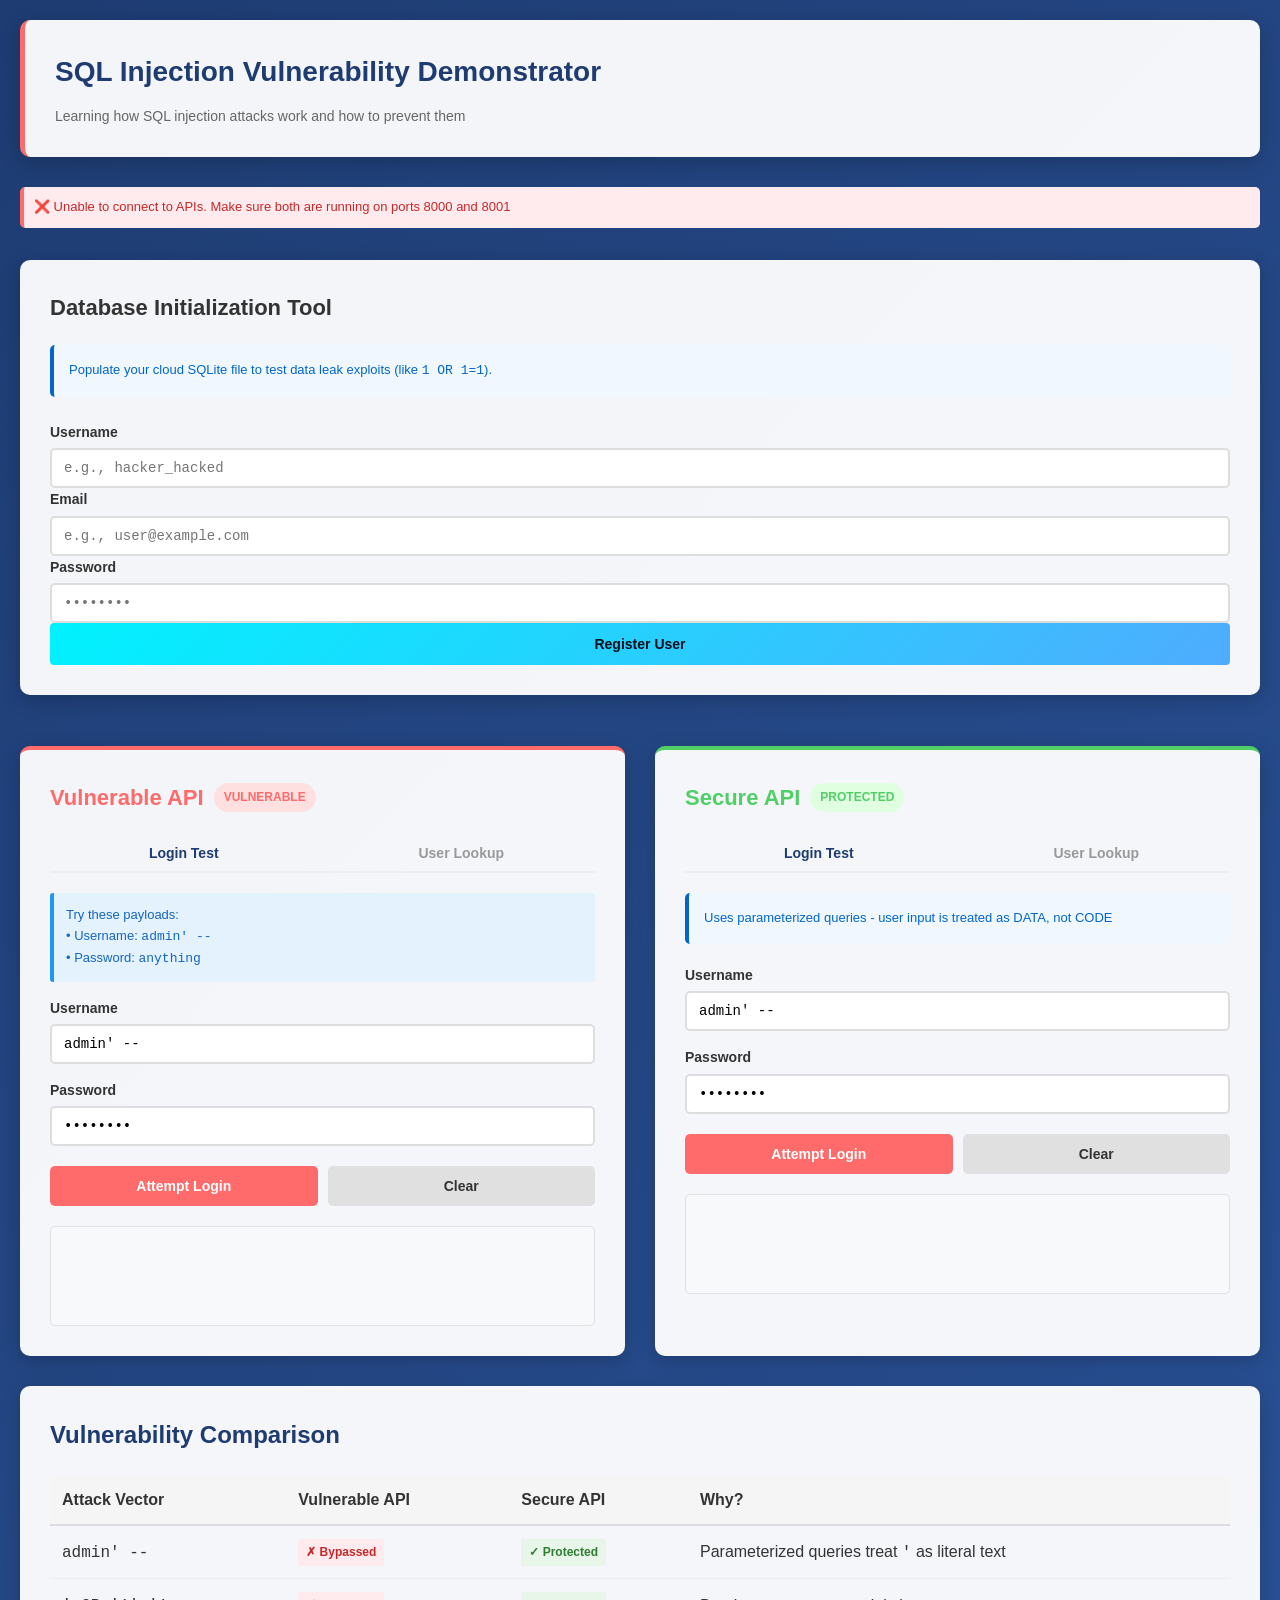
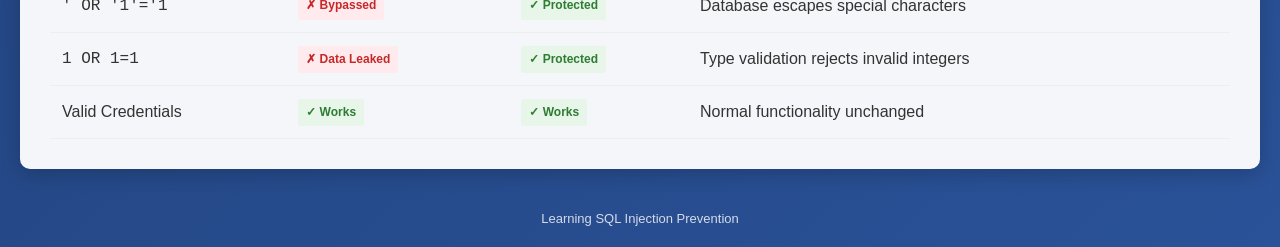
<file: index.html>
<!DOCTYPE html>
<html lang="en">
<head>
    <meta charset="UTF-8">
    <meta name="viewport" content="width=device-width, initial-scale=1.0">
    <title>SQL Injection Vulnerability Demonstrator</title>
    <script src="frontend.js"></script>
    <link rel="stylesheet" href="frontend.css">
    
</head>
<body>
    <div class="container">
        <header>
            <h1>SQL Injection Vulnerability Demonstrator</h1>
            <p>Learning how SQL injection attacks work and how to prevent them</p>
           
        </header>

        <div id="status" class="status disconnected">
            Checking API connection...
        </div>


        <div class="panel system-setup" style="margin-top: 2rem; max-width: 100%;">
            <h2>Database Initialization Tool</h2>
            <div class="explanation" style="margin-bottom: 1.5rem;">
                Populate your cloud SQLite file to test data leak exploits (like <code>1 OR 1=1</code>).
            </div>
            
            <form onsubmit="registerUser(event)" style="display: grid; grid-template-columns: repeat(auto-fit, minmax(200px, 1fr)) gap(1rem); align-items: end;">
                <div class="form-group" style="margin-bottom: 0;">
                    <label>Username</label>
                    <input type="text" id="reg-username" placeholder="e.g., hacker_hacked" required style="width: 100%;">
                </div>
                <div class="form-group" style="margin-bottom: 0;">
                    <label>Email</label>
                    <input type="email" id="reg-email" placeholder="e.g., user@example.com" required style="width: 100%;">
                </div>
                <div class="form-group" style="margin-bottom: 0;">
                    <label>Password</label>
                    <input type="password" id="reg-password" placeholder="••••••••" required style="width: 100%;">
                </div>
                <div>
                    <button type="submit" class="attack-btn" style="background: linear-gradient(135deg, #00f2fe 0%, #4facfe 100%); color: #0a0f1d; border: none; font-weight: bold; padding: 0.8rem 1.5rem; border-radius: 4px; cursor: pointer; width: 100%;">
                         Register User
                    </button>
                </div>
            </form>
            <div id="reg-result" class="result-box" style="margin-top: 1.5rem; display: none;"></div>
        </div>

        <br><br>



        <div class="main-content">
            <!-- VULNERABLE API PANEL -->
            <div class="panel vulnerable">
                <h2>
                    Vulnerable API
                    <span class="badge vulnerable">VULNERABLE</span>
                </h2>
                
                <div class="tabs">
                    <button class="tab active" onclick="switchTab(event, 'vuln-login')">Login Test</button>
                    <button class="tab" onclick="switchTab(event, 'vuln-lookup')">User Lookup</button>
                </div>

                <!-- LOGIN TEST TAB -->
                <div id="vuln-login" class="tab-content active">
                    <div class="attack-info">
                        Try these payloads:<br>
                        • Username: <code>admin' --</code><br>
                        • Password: <code>anything</code>
                    </div>

                    <form onsubmit="exploitVulnerableLogin(event)">
                        <div class="form-group">
                            <label>Username</label>
                            <input type="text" id="vuln-username" placeholder="Try: admin' --" value="admin' --">
                        </div>

                        <div class="form-group">
                            <label>Password</label>
                            <input type="password" id="vuln-password" placeholder="Try: anything" value="anything">
                        </div>

                        <div class="button-group">
                            <button type="submit" class="attack-btn">Attempt Login</button>
                            <button type="button" class="clear-btn" onclick="clearVulnLogin()">Clear</button>
                        </div>
                    </form>

                    <div id="vuln-login-query" class="query-display" style="display:none;"></div>
                    <div id="vuln-login-result" class="result-box"></div>
                </div>

                <!-- USER LOOKUP TAB -->
                <div id="vuln-lookup" class="tab-content">
                    <div class="attack-info">
                         Try these payloads:<br>
                        • User ID: <code>1 OR 1=1</code><br>
                        • This returns ALL users instead of one
                    </div>

                    <form onsubmit="exploitVulnerableLookup(event)">
                        <div class="form-group">
                            <label>User ID</label>
                            <input type="text" id="vuln-userid" placeholder="Try: 1 OR 1=1" value="1 OR 1=1">
                        </div>

                        <div class="button-group">
                            <button type="submit" class="attack-btn">Lookup Users</button>
                            <button type="button" class="clear-btn" onclick="clearVulnLookup()">Clear</button>
                        </div>
                    </form>

                    <div id="vuln-lookup-query" class="query-display" style="display:none;"></div>
                    <div id="vuln-lookup-result" class="result-box"></div>
                </div>
            </div>

            <!-- SECURE API PANEL -->
            <div class="panel secure">
                <h2>
                    Secure API
                    <span class="badge secure">PROTECTED</span>
                </h2>
                
                <div class="tabs">
                    <button class="tab active" onclick="switchTab(event, 'sec-login')">Login Test</button>
                    <button class="tab" onclick="switchTab(event, 'sec-lookup')">User Lookup</button>
                </div>

                <!-- LOGIN TEST TAB -->
                <div id="sec-login" class="tab-content active">
                    <div class="explanation">
                        Uses parameterized queries - user input is treated as DATA, not CODE
                    </div>

                    <form onsubmit="exploitSecureLogin(event)">
                        <div class="form-group">
                            <label>Username</label>
                            <input type="text" id="sec-username" placeholder="Try: admin' --" value="admin' --">
                        </div>

                        <div class="form-group">
                            <label>Password</label>
                            <input type="password" id="sec-password" placeholder="Try: anything" value="anything">
                        </div>

                        <div class="button-group">
                            <button type="submit" class="attack-btn">Attempt Login</button>
                            <button type="button" class="clear-btn" onclick="clearSecLogin()">Clear</button>
                        </div>
                    </form>

                    <div id="sec-login-query" class="query-display" style="display:none;"></div>
                    <div id="sec-login-result" class="result-box"></div>
                </div>

                <!-- USER LOOKUP TAB -->
                <div id="sec-lookup" class="tab-content">
                    <div class="explanation">
                        Type validation + Parameterized queries - attacks are rejected
                    </div>

                    <form onsubmit="exploitSecureLookup(event)">
                        <div class="form-group">
                            <label>User ID</label>
                            <input type="text" id="sec-userid" placeholder="Try: 1 OR 1=1" value="1 OR 1=1">
                        </div>

                        <div class="button-group">
                            <button type="submit" class="attack-btn">Lookup Users</button>
                            <button type="button" class="clear-btn" onclick="clearSecLookup()">Clear</button>
                        </div>
                    </form>

                    <div id="sec-lookup-query" class="query-display" style="display:none;"></div>
                    <div id="sec-lookup-result" class="result-box"></div>
                </div>
            </div>
        </div>




        <!-- COMPARISON TABLE -->
        <div class="comparison">
            <h2>Vulnerability Comparison</h2>
            <table class="comparison-table">
                <thead>
                    <tr>
                        <th>Attack Vector</th>
                        <th>Vulnerable API</th>
                        <th>Secure API</th>
                        <th>Why?</th>
                    </tr>
                </thead>
                <tbody>
                    <tr>
                        <td><code>admin' --</code></td>
                        <td><span class="status-badge error">✗ Bypassed</span></td>
                        <td><span class="status-badge success">✓ Protected</span></td>
                        <td>Parameterized queries treat <code>'</code> as literal text</td>
                    </tr>
                    <tr>
                        <td><code>' OR '1'='1</code></td>
                        <td><span class="status-badge error">✗ Bypassed</span></td>
                        <td><span class="status-badge success">✓ Protected</span></td>
                        <td>Database escapes special characters</td>
                    </tr>
                    <tr>
                        <td><code>1 OR 1=1</code></td>
                        <td><span class="status-badge error">✗ Data Leaked</span></td>
                        <td><span class="status-badge success">✓ Protected</span></td>
                        <td>Type validation rejects invalid integers</td>
                    </tr>
                    <tr>
                        <td>Valid Credentials</td>
                        <td><span class="status-badge success">✓ Works</span></td>
                        <td><span class="status-badge success">✓ Works</span></td>
                        <td>Normal functionality unchanged</td>
                    </tr>
                </tbody>
            </table>
        </div>

        <div class="footer">
            <p>Learning SQL Injection Prevention</p>
        </div>
    </div>


</body>
</html>
</file>
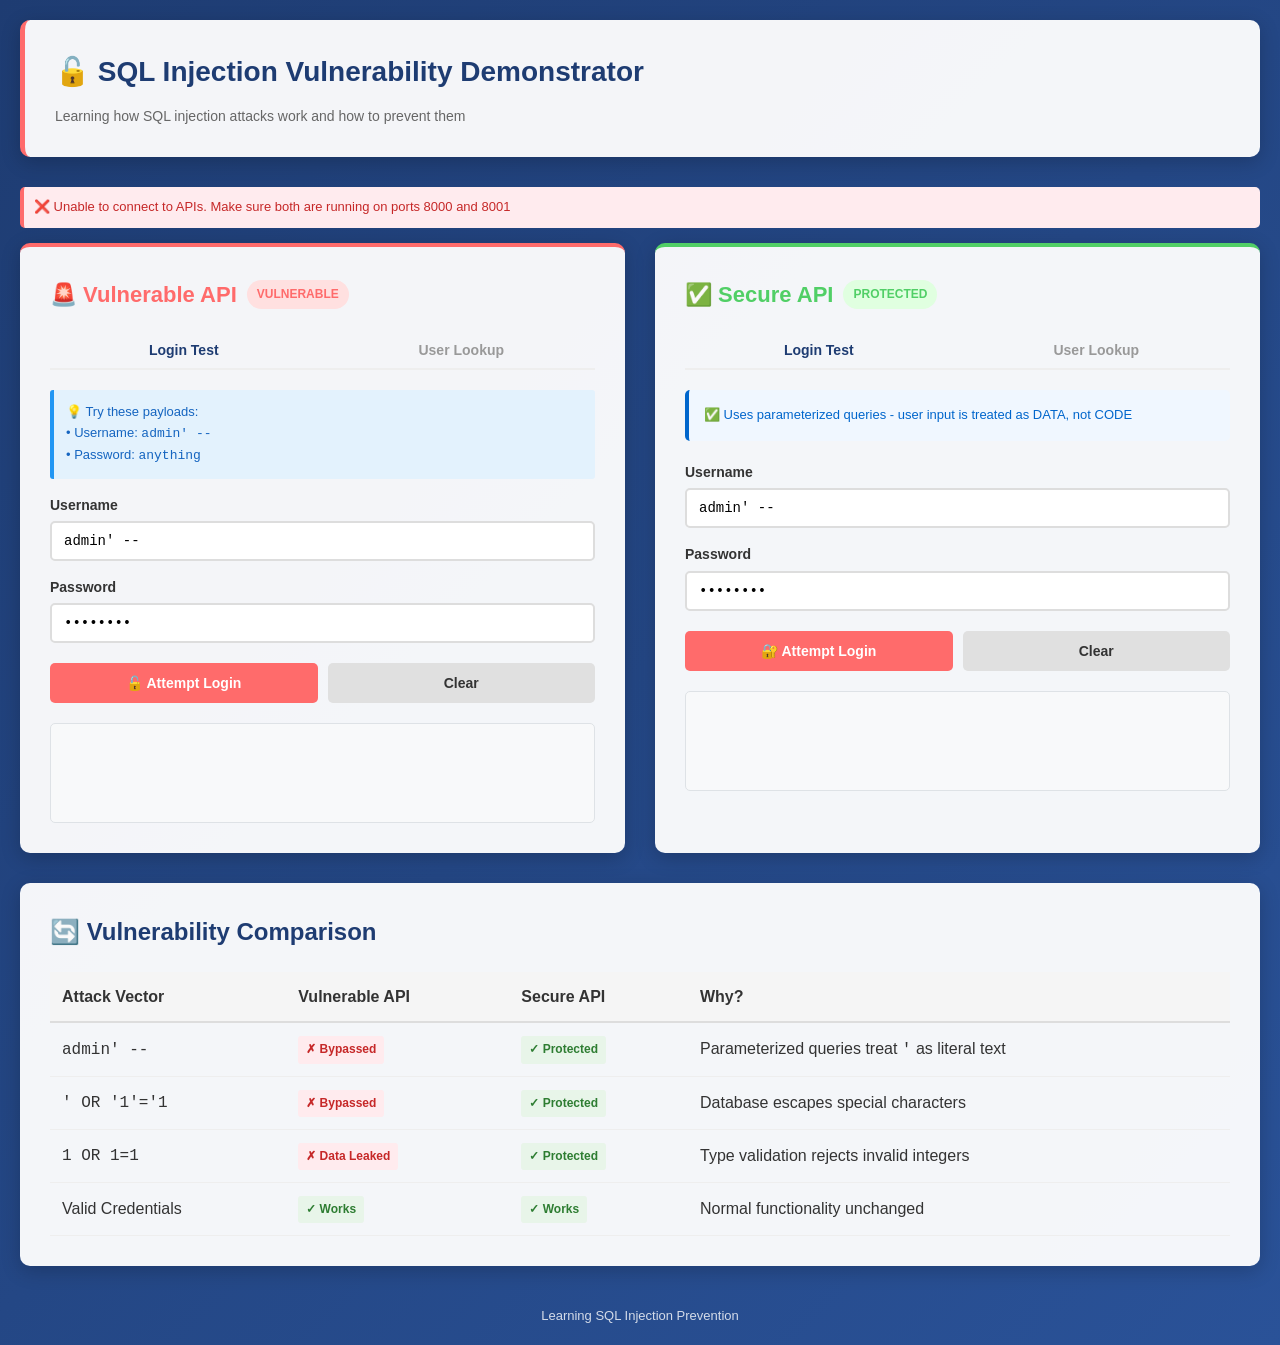
<file: frontend.html>
<!DOCTYPE html>
<html lang="en">
<head>
    <meta charset="UTF-8">
    <meta name="viewport" content="width=device-width, initial-scale=1.0">
    <title>SQL Injection Vulnerability Demonstrator</title>
    <script src="frontend.js"></script>
    <link rel="stylesheet" href="frontend.css">
    
</head>
<body>
    <div class="container">
        <header>
            <h1>🔓 SQL Injection Vulnerability Demonstrator</h1>
            <p>Learning how SQL injection attacks work and how to prevent them</p>
           
        </header>

        <div id="status" class="status disconnected">
            Checking API connection...
        </div>

        <div class="main-content">
            <!-- VULNERABLE API PANEL -->
            <div class="panel vulnerable">
                <h2>
                    🚨 Vulnerable API
                    <span class="badge vulnerable">VULNERABLE</span>
                </h2>
                
                <div class="tabs">
                    <button class="tab active" onclick="switchTab(event, 'vuln-login')">Login Test</button>
                    <button class="tab" onclick="switchTab(event, 'vuln-lookup')">User Lookup</button>
                </div>

                <!-- LOGIN TEST TAB -->
                <div id="vuln-login" class="tab-content active">
                    <div class="attack-info">
                        💡 Try these payloads:<br>
                        • Username: <code>admin' --</code><br>
                        • Password: <code>anything</code>
                    </div>

                    <form onsubmit="exploitVulnerableLogin(event)">
                        <div class="form-group">
                            <label>Username</label>
                            <input type="text" id="vuln-username" placeholder="Try: admin' --" value="admin' --">
                        </div>

                        <div class="form-group">
                            <label>Password</label>
                            <input type="password" id="vuln-password" placeholder="Try: anything" value="anything">
                        </div>

                        <div class="button-group">
                            <button type="submit" class="attack-btn">🔓 Attempt Login</button>
                            <button type="button" class="clear-btn" onclick="clearVulnLogin()">Clear</button>
                        </div>
                    </form>

                    <div id="vuln-login-query" class="query-display" style="display:none;"></div>
                    <div id="vuln-login-result" class="result-box"></div>
                </div>

                <!-- USER LOOKUP TAB -->
                <div id="vuln-lookup" class="tab-content">
                    <div class="attack-info">
                        💡 Try these payloads:<br>
                        • User ID: <code>1 OR 1=1</code><br>
                        • This returns ALL users instead of one
                    </div>

                    <form onsubmit="exploitVulnerableLookup(event)">
                        <div class="form-group">
                            <label>User ID</label>
                            <input type="text" id="vuln-userid" placeholder="Try: 1 OR 1=1" value="1 OR 1=1">
                        </div>

                        <div class="button-group">
                            <button type="submit" class="attack-btn">🔓 Lookup Users</button>
                            <button type="button" class="clear-btn" onclick="clearVulnLookup()">Clear</button>
                        </div>
                    </form>

                    <div id="vuln-lookup-query" class="query-display" style="display:none;"></div>
                    <div id="vuln-lookup-result" class="result-box"></div>
                </div>
            </div>

            <!-- SECURE API PANEL -->
            <div class="panel secure">
                <h2>
                    ✅ Secure API
                    <span class="badge secure">PROTECTED</span>
                </h2>
                
                <div class="tabs">
                    <button class="tab active" onclick="switchTab(event, 'sec-login')">Login Test</button>
                    <button class="tab" onclick="switchTab(event, 'sec-lookup')">User Lookup</button>
                </div>

                <!-- LOGIN TEST TAB -->
                <div id="sec-login" class="tab-content active">
                    <div class="explanation">
                        ✅ Uses parameterized queries - user input is treated as DATA, not CODE
                    </div>

                    <form onsubmit="exploitSecureLogin(event)">
                        <div class="form-group">
                            <label>Username</label>
                            <input type="text" id="sec-username" placeholder="Try: admin' --" value="admin' --">
                        </div>

                        <div class="form-group">
                            <label>Password</label>
                            <input type="password" id="sec-password" placeholder="Try: anything" value="anything">
                        </div>

                        <div class="button-group">
                            <button type="submit" class="attack-btn">🔐 Attempt Login</button>
                            <button type="button" class="clear-btn" onclick="clearSecLogin()">Clear</button>
                        </div>
                    </form>

                    <div id="sec-login-query" class="query-display" style="display:none;"></div>
                    <div id="sec-login-result" class="result-box"></div>
                </div>

                <!-- USER LOOKUP TAB -->
                <div id="sec-lookup" class="tab-content">
                    <div class="explanation">
                        ✅ Type validation + Parameterized queries - attacks are rejected
                    </div>

                    <form onsubmit="exploitSecureLookup(event)">
                        <div class="form-group">
                            <label>User ID</label>
                            <input type="text" id="sec-userid" placeholder="Try: 1 OR 1=1" value="1 OR 1=1">
                        </div>

                        <div class="button-group">
                            <button type="submit" class="attack-btn">🔐 Lookup Users</button>
                            <button type="button" class="clear-btn" onclick="clearSecLookup()">Clear</button>
                        </div>
                    </form>

                    <div id="sec-lookup-query" class="query-display" style="display:none;"></div>
                    <div id="sec-lookup-result" class="result-box"></div>
                </div>
            </div>
        </div>

        <!-- COMPARISON TABLE -->
        <div class="comparison">
            <h2>🔄 Vulnerability Comparison</h2>
            <table class="comparison-table">
                <thead>
                    <tr>
                        <th>Attack Vector</th>
                        <th>Vulnerable API</th>
                        <th>Secure API</th>
                        <th>Why?</th>
                    </tr>
                </thead>
                <tbody>
                    <tr>
                        <td><code>admin' --</code></td>
                        <td><span class="status-badge error">✗ Bypassed</span></td>
                        <td><span class="status-badge success">✓ Protected</span></td>
                        <td>Parameterized queries treat <code>'</code> as literal text</td>
                    </tr>
                    <tr>
                        <td><code>' OR '1'='1</code></td>
                        <td><span class="status-badge error">✗ Bypassed</span></td>
                        <td><span class="status-badge success">✓ Protected</span></td>
                        <td>Database escapes special characters</td>
                    </tr>
                    <tr>
                        <td><code>1 OR 1=1</code></td>
                        <td><span class="status-badge error">✗ Data Leaked</span></td>
                        <td><span class="status-badge success">✓ Protected</span></td>
                        <td>Type validation rejects invalid integers</td>
                    </tr>
                    <tr>
                        <td>Valid Credentials</td>
                        <td><span class="status-badge success">✓ Works</span></td>
                        <td><span class="status-badge success">✓ Works</span></td>
                        <td>Normal functionality unchanged</td>
                    </tr>
                </tbody>
            </table>
        </div>

        <div class="footer">
            <p>Learning SQL Injection Prevention</p>
        </div>
    </div>


</body>
</html>
</file>
<file: frontend.css>
* { 
            margin: 0;
            padding: 0;
            box-sizing: border-box;
        }

        body {
            font-family: 'Segoe UI', Tahoma, Geneva, Verdana, sans-serif;
            background: linear-gradient(135deg, #1e3c72 0%, #2a5298 100%);
            min-height: 100vh;
            padding: 20px;
            color: #333;
            font-size: 16px;
            line-height: 1.6;
            overflow-x: hidden;
        }

        .container {
            max-width: 1400px;
            margin: 0 auto;
        }

        header {
            background: rgba(255, 255, 255, 0.95);
            padding: 30px;
            border-radius: 10px;
            margin-bottom: 30px;
            box-shadow: 0 5px 20px rgba(0, 0, 0, 0.2);
            border-left: 5px solid #ff6b6b;
            overflow: hidden;
            position: relative;
            z-index: 1;
        }

        

        header h1 {
            color: #1e3c72;
            margin-bottom: 10px;
            font-size: 28px;
        }

        header p {
            color: #666;
            font-size: 14px;
        }

        .warning {
            background: #fff3cd;
            border: 1px solid #ffeaa7;
            padding: 15px;
            border-radius: 5px;
            margin-top: 15px;
            color: #856404;
            font-size: 13px;
        }

        .main-content {
            display: grid;
            grid-template-columns: 1fr 1fr;
            gap: 30px;
            margin-bottom: 30px;
        }

        .panel {
            background: rgba(255, 255, 255, 0.95);
            border-radius: 10px;
            padding: 30px;
            box-shadow: 0 5px 20px rgba(0, 0, 0, 0.2);
        }

        .panel.vulnerable {
            border-top: 4px solid #ff6b6b;
        }

        .panel.secure {
            border-top: 4px solid #51cf66;
        }

        .panel h2 {
            margin-bottom: 20px;
            font-size: 22px;
            display: flex;
            align-items: center;
            gap: 10px;
        }

        .panel.vulnerable h2 {
            color: #ff6b6b;
        }

        .panel.secure h2 {
            color: #51cf66;
        }

        .badge {
            display: inline-block;
            padding: 5px 10px;
            border-radius: 20px;
            font-size: 12px;
            font-weight: bold;
        }

        .badge.vulnerable {
            background: #ffe0e0;
            color: #ff6b6b;
        }

        .badge.secure {
            background: #e0ffe0;
            color: #51cf66;
        }

        .form-group {
            margin-bottom: 15px;
        }

        label {
            display: block;
            margin-bottom: 5px;
            font-weight: 600;
            color: #333;
            font-size: 14px;
        }

        input {
            width: 100%;
            padding: 10px 12px;
            border: 2px solid #ddd;
            border-radius: 5px;
            font-size: 14px;
            font-family: 'Courier New', monospace;
            transition: border-color 0.3s;
        }

        input:focus {
            outline: none;
            border-color: #1e3c72;
            box-shadow: 0 0 0 3px rgba(30, 60, 114, 0.1);
        }

        .button-group {
            display: flex;
            gap: 10px;
            margin-top: 20px;
        }

        button {
            flex: 1;
            padding: 12px;
            border: none;
            border-radius: 5px;
            font-weight: 600;
            cursor: pointer;
            font-size: 14px;
            transition: all 0.3s;
        }

        button.attack-btn {
            background: #ff6b6b;
            color: white;
        }

        button.attack-btn:hover {
            background: #ff5252;
            transform: translateY(-2px);
            box-shadow: 0 5px 15px rgba(255, 107, 107, 0.4);
        }

        button.clear-btn {
            background: #e0e0e0;
            color: #333;
        }

        button.clear-btn:hover {
            background: #d0d0d0;
        }

        .result-box {
            background: #f8f9fa;
            border: 1px solid #dee2e6;
            border-radius: 5px;
            padding: 15px;
            margin-top: 20px;
            min-height: 100px;
            max-height: 300px;
            overflow-y: auto;
            font-size: 13px;
            font-family: 'Courier New', monospace;
        }

        .result-box.success {
            background: #e8f5e9;
            border-color: #51cf66;
            color: #2e7d32;
        }

        .result-box.error {
            background: #ffebee;
            border-color: #ff6b6b;
            color: #c62828;
        }

        .result-box.pending {
            background: #fff3e0;
            border-color: #ffb74d;
            color: #e65100;
        }

        .query-display {
            background: #263238;
            color: #aed581;
            padding: 15px;
            border-radius: 5px;
            margin: 15px 0;
            overflow-x: auto;
            font-size: 12px;
            font-family: 'Courier New', monospace;
            line-height: 1.5;
        }

        .tabs {
            display: flex;
            gap: 10px;
            margin-bottom: 20px;
            border-bottom: 2px solid #eee;
        }

        .tab {
            padding: 10px 15px;
            cursor: pointer;
            border-bottom: 3px solid transparent;
            font-weight: 600;
            color: #999;
            transition: all 0.3s;
            background: none;
            border: none;
            font-size: 14px;
        }

        .tab.active {
            color: #1e3c72;
            border-bottom-color: #1e3c72;
        }

        .tab-content {
            display: none;
        }

        .tab-content.active {
            display: block;
        }

        .attack-info {
            background: #e3f2fd;
            border-left: 4px solid #2196f3;
            padding: 12px;
            margin: 15px 0;
            border-radius: 3px;
            color: #1565c0;
            font-size: 13px;
        }

        .comparison {
            background: rgba(255, 255, 255, 0.95);
            border-radius: 10px;
            padding: 30px;
            box-shadow: 0 5px 20px rgba(0, 0, 0, 0.2);
            margin-top: 30px;
        }

        .comparison h2 {
            color: #1e3c72;
            margin-bottom: 20px;
        }

        .comparison-table {
            width: 100%;
            border-collapse: collapse;
        }

        .comparison-table th {
            background: #f5f5f5;
            padding: 12px;
            text-align: left;
            font-weight: 600;
            border-bottom: 2px solid #ddd;
            color: #333;
        }

        .comparison-table td {
            padding: 12px;
            border-bottom: 1px solid #eee;
        }

        .comparison-table tr:hover {
            background: #f9f9f9;
        }

        .status-badge {
            display: inline-block;
            padding: 4px 8px;
            border-radius: 3px;
            font-size: 12px;
            font-weight: bold;
        }

        .status-badge.success {
            background: #e8f5e9;
            color: #2e7d32;
        }

        .status-badge.error {
            background: #ffebee;
            color: #c62828;
        }

        .loading {
            display: inline-block;
            width: 15px;
            height: 15px;
            border: 3px solid #f3f3f3;
            border-top: 3px solid #1e3c72;
            border-radius: 50%;
            animation: spin 1s linear infinite;
        }

        @keyframes spin {
            0% { transform: rotate(0deg); }
            100% { transform: rotate(360deg); }
        }

        .explanation {
            background: #f0f7ff;
            border-left: 4px solid #0066cc;
            padding: 15px;
            margin: 20px 0;
            border-radius: 5px;
            font-size: 13px;
            color: #0066cc;
            line-height: 1.6;
        }

        @media (max-width: 1024px) {
            .main-content {
                grid-template-columns: 1fr;
            }
        }

        .footer {
            text-align: center;
            color: rgba(255, 255, 255, 0.8);
            margin-top: 40px;
            font-size: 13px;
        }

        .status {
            padding: 10px;
            border-radius: 5px;
            margin-bottom: 15px;
            font-size: 13px;
        }

        .status.connected {
            background: #e8f5e9;
            color: #2e7d32;
            border-left: 4px solid #51cf66;
        }

        .status.disconnected {
            background: #ffebee;
            color: #c62828;
            border-left: 4px solid #ff6b6b;
        }
</file>
